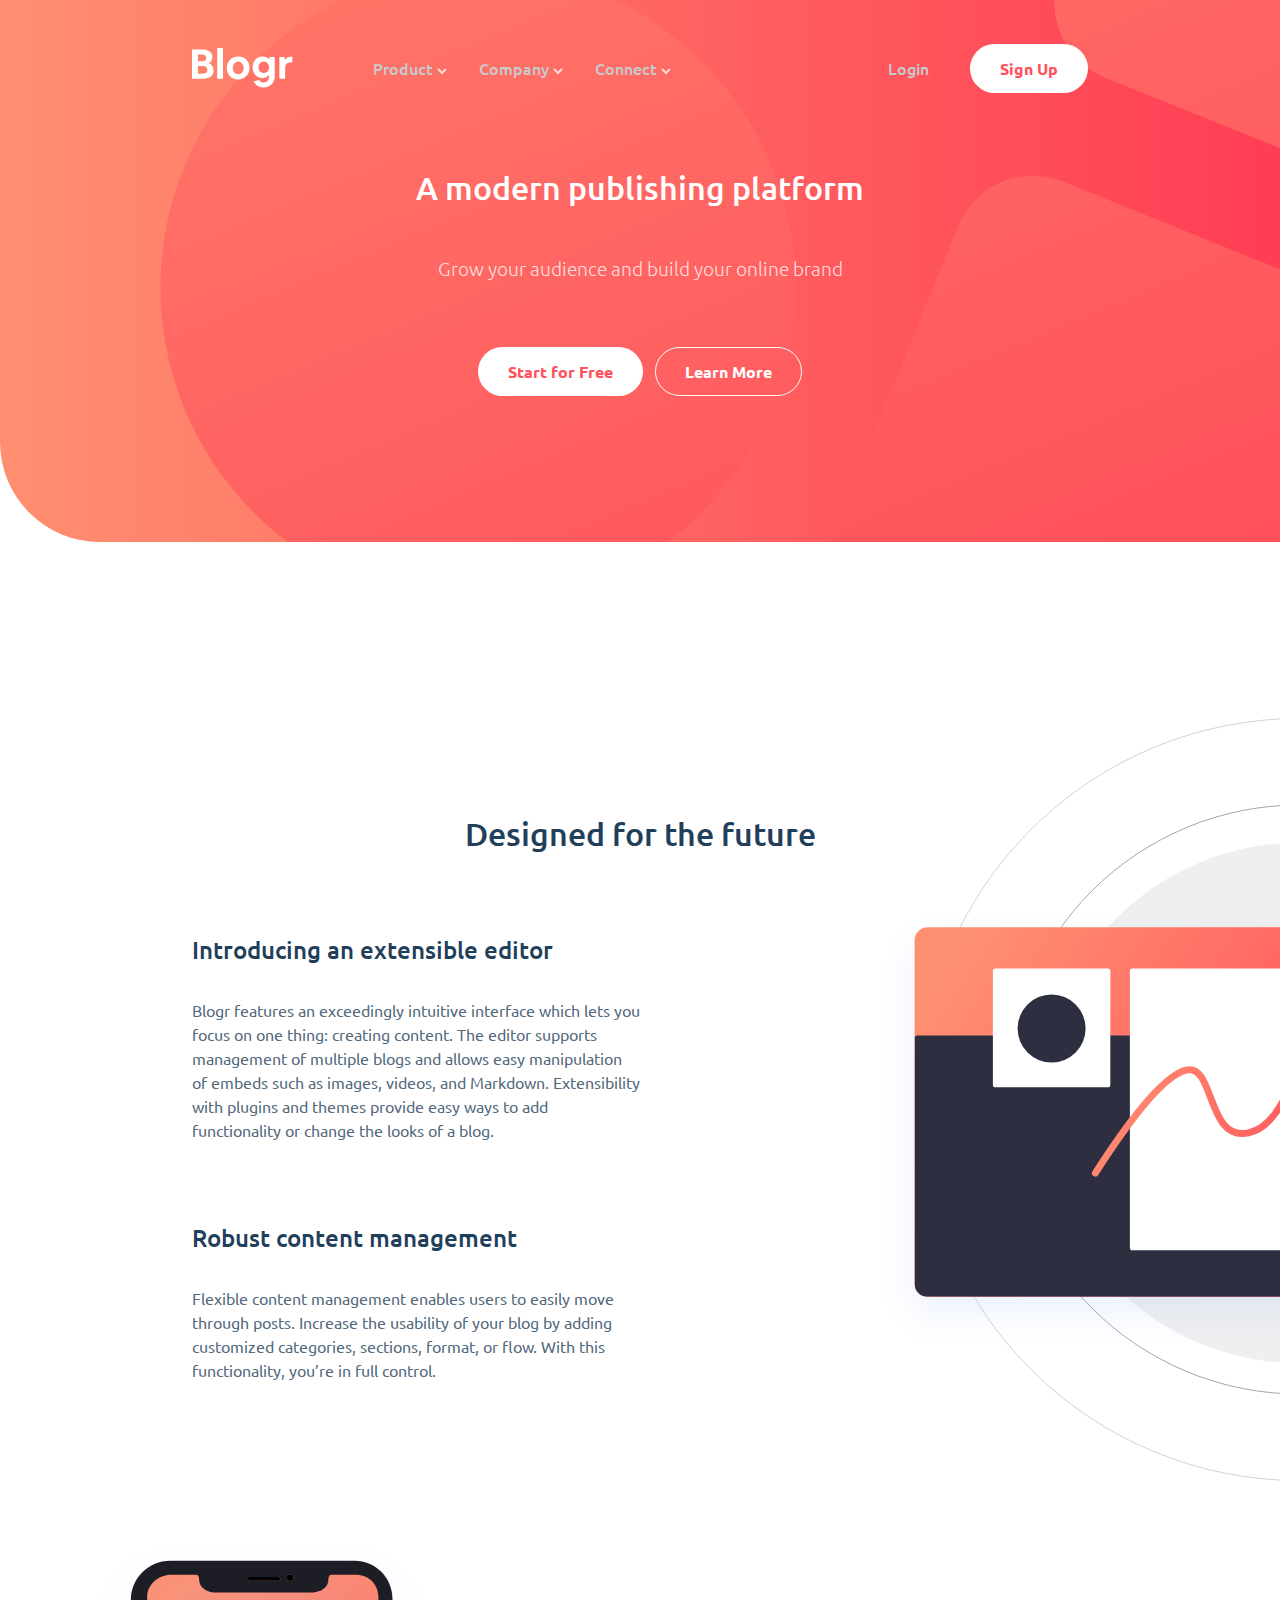
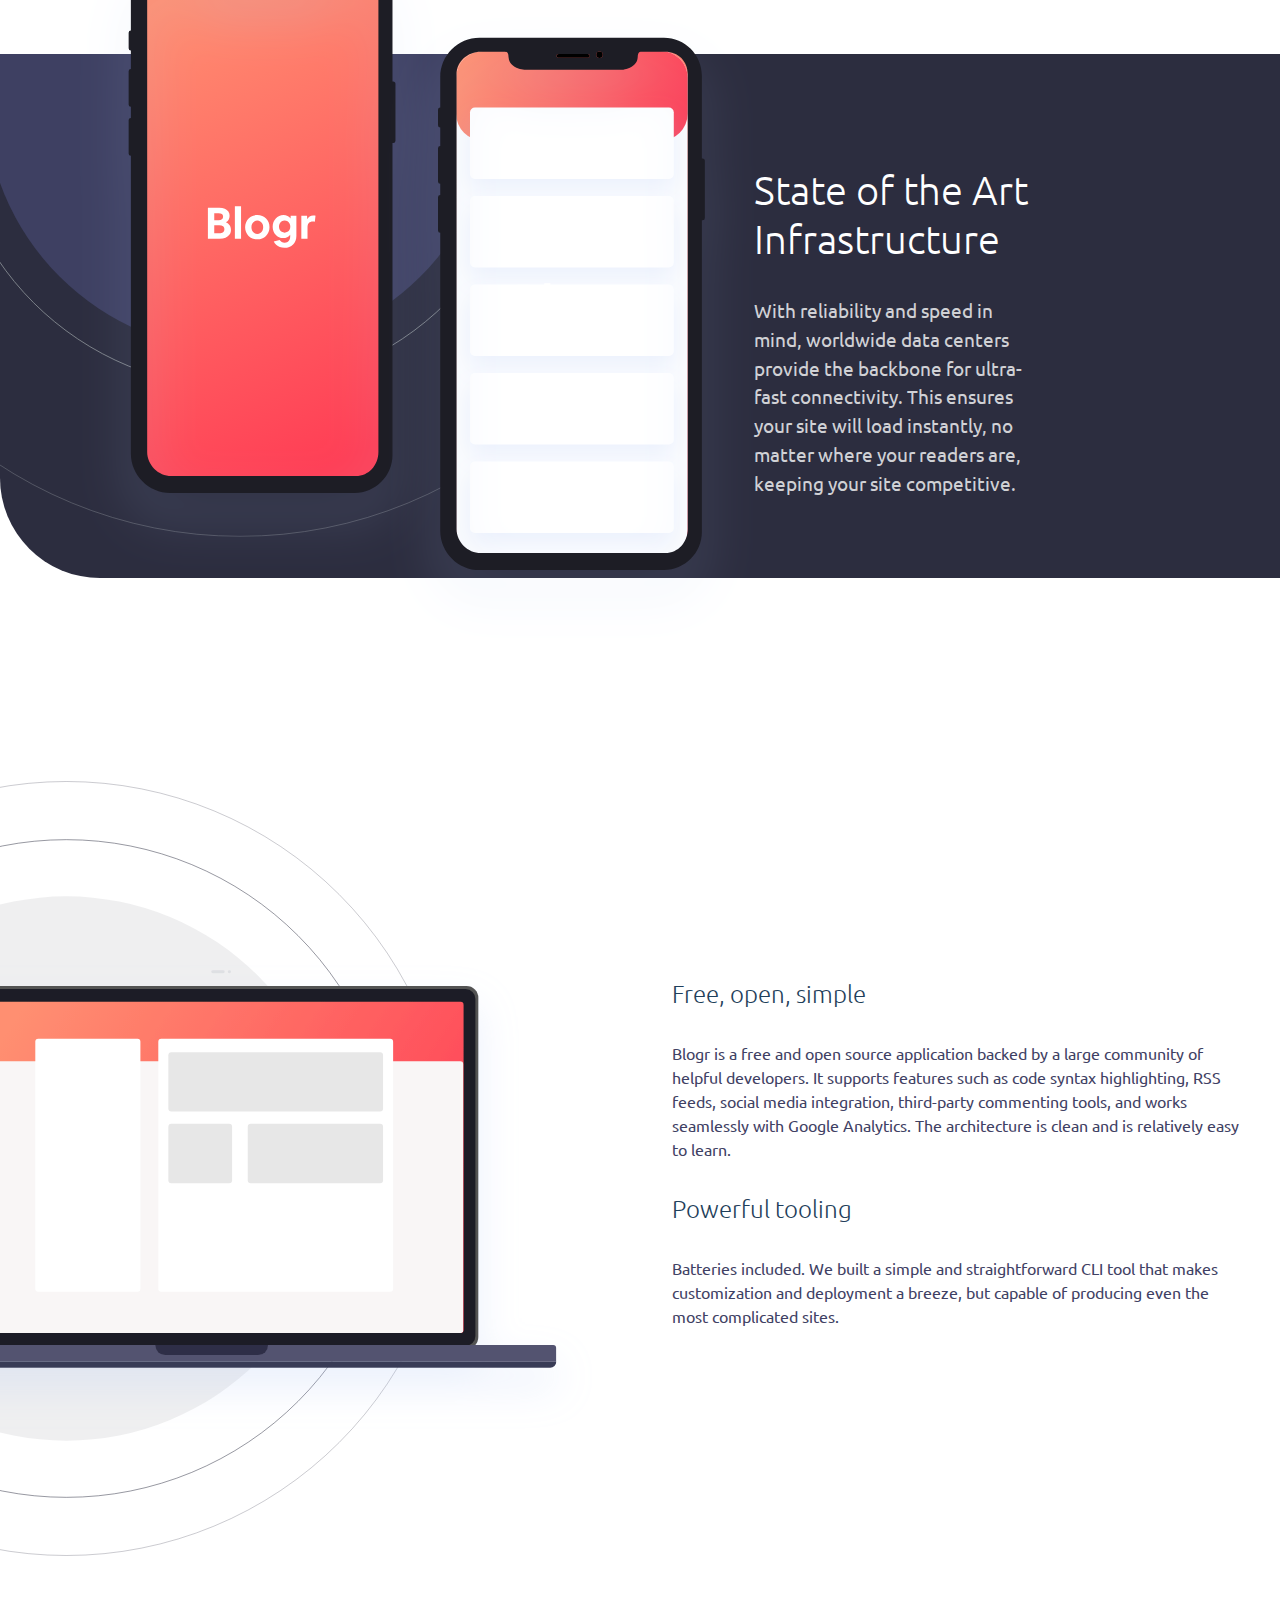
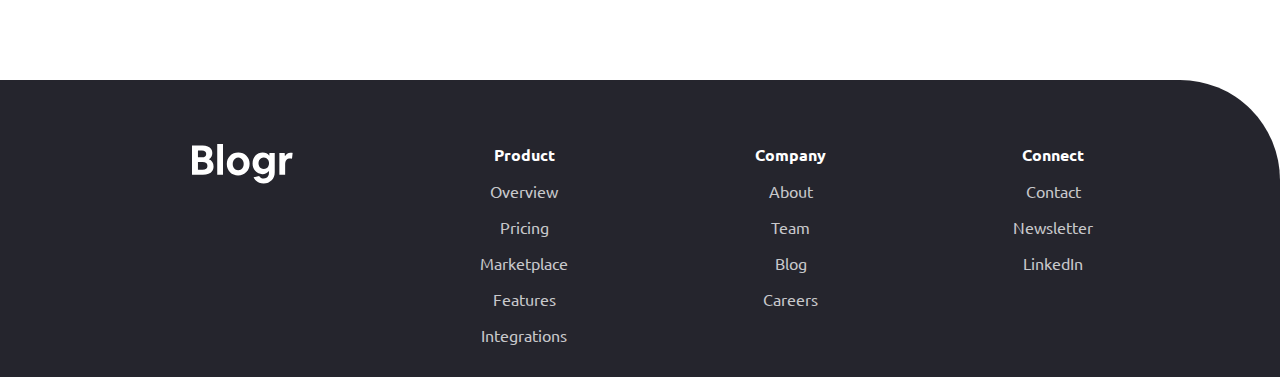
<file: blogr-landing-page-main/index.html>
<!DOCTYPE html>
<html lang="en">

<head>
  <meta charset="UTF-8">
  <meta name="viewport" content="width=device-width, initial-scale=1.0">
  <link rel="icon" type="image/png" sizes="32x32" href="./images/favicon-32x32.png">
  <title>Frontend Mentor | [Blogr]</title>
  <link rel="preconnect" href="https://fonts.gstatic.com">
  <link
    href="https://fonts.googleapis.com/css2?family=Overpass:wght@300;600&family=Ubuntu:wght@400;500;700&display=swap"
    rel="stylesheet">
  <link rel="stylesheet" href="./styles/style.css">
</head>

<body>
  <header class="intro">
    <div class="intro__nav">
      <img src="./images/logo.svg" alt="Logo" class="intro__logo">
      <div class="menu">
        <nav class="nav">
          <ul class="nav__list">
            <li class="nav__item"><a href="#" class="nav__link">Product <img class="nav__arrow"
                  src="./images/icon-arrow-light.svg" alt=""><img src="./images/icon-arrow-dark.svg" alt=""
                  class="nav__arrow_dark"></a>
              <div class="dropdown-container">
                <a href="" class="dropdown-container__link">Overview</a>
                <a href="" class="dropdown-container__link">Pricing</a>
                <a href="" class="dropdown-container__link">Marketplace</a>
                <a href="" class="dropdown-container__link">Features</a>
                <a href="" class="dropdown-container__link">Integrations</a>
              </div>
            </li>
            <li class="nav__item"><a href="#" class="nav__link">Company <img class="nav__arrow"
                  src="./images/icon-arrow-light.svg" alt=""><img src="./images/icon-arrow-dark.svg" alt=""
                  class="nav__arrow_dark"></a>
              <div class="dropdown-container">
                <a href="" class="dropdown-container__link">About</a>
                <a href="" class="dropdown-container__link">Team</a>
                <a href="" class="dropdown-container__link">Blog</a>
                <a href="" class="dropdown-container__link">Careers</a>
              </div>
            </li>
            <li class="nav__item"><a href="#" class="nav__link">Connect <img class="nav__arrow"
                  src="./images/icon-arrow-light.svg" alt=""><img src="./images/icon-arrow-dark.svg" alt=""
                  class="nav__arrow_dark"></a>
              <div class="dropdown-container">
                <a href="" class="dropdown-container__link">Contact</a>
                <a href="" class="dropdown-container__link">Newsletter</a>
                <a href="" class="dropdown-container__link">LinkedIn</a>
              </div>
            </li>
          </ul>
        </nav>

        <div class="intro__btns">
          <a href="#" class="btn btn_login">Login</a>
          <a href="#" class="btn btn_btn-white">Sign Up</a>
        </div>
      </div>
      <div class="burger" tabindex="1">
        <svg class="burger__icon" width="32" height="18" xmlns="http://www.w3.org/2000/svg">
          <g fill="#FFF" fill-rule="evenodd">
            <path d="M0 0h32v2H0zM0 8h32v2H0zM0 16h32v2H0z" />
          </g>
        </svg>
        <svg class="burger__icon_close" width="26" height="26" xmlns="http://www.w3.org/2000/svg">
          <path
            d="M23.607.98l1.414 1.413L14.414 13l10.607 10.607-1.414 1.414L13 14.414 2.393 25.021.98 23.607 11.586 13 .98 2.393 2.393.98 13 11.586 23.607.98z"
            fill="#FFF" fill-rule="evenodd" />
        </svg>
      </div>
    </div>
    <div class="info">
      <h2 class="info__heading2">A modern publishing platform</h2>
      <h3 class="info__heading3">Grow your audience and build your online brand</h3>
      <div class="info__btns">
        <a href="" class="btn btn_btn-white">Start for Free</a>
        <a href="" class="btn btn_transparent">Learn More</a>
      </div>
    </div>
  </header>
  <section class="about">
    <h2 class="about__heading2">Designed for the future</h2>
    <div class="about__block">
      <div class="about__image"></div>
      <div class="about__text">
        <div class="text">
          <h3 class="about__heading3">Introducing an extensible editor</h3>
          <p class="about__paragraph">Blogr features an exceedingly intuitive interface which lets you focus on one
            thing:
            creating content.
            The editor supports management of multiple blogs and allows easy manipulation of embeds such as images,
            videos, and Markdown. Extensibility with plugins and themes provide easy ways to add functionality or
            change the looks of a blog.</p>
        </div>
        <div class="text">
          <h3 class="about__heading3">Robust content management</h3>
          <p class="about__paragraph">Flexible content management enables users to easily move through posts. Increase
            the
            usability of your blog
            by adding customized categories, sections, format, or flow. With this functionality, you’re in full control.
          </p>
        </div>
      </div>
    </div>
  </section>
  <section class="speed">
    <img src="./images/illustration-phones.svg" alt="" class="speed__image">
    <div class="speed__text">
      <h3 class="speed__heading3">State of the Art Infrastructure</h3>
      <p class="speed__paragraph">With reliability and speed in mind, worldwide data centers provide the backbone for
        ultra-fast connectivity.
        This ensures your site will load instantly, no matter where your readers are, keeping your site competitive.</p>
    </div>
  </section>
  <section class="features">
    <div class="features__image">
    </div>
    <div class="features__container">
      <div class="features__text">
        <h3 class="features__heading3">Free, open, simple</h3>
        <p class="features__paragraph">Blogr is a free and open source application backed by a large community of
          helpful
          developers. It supports
          features such as code syntax highlighting, RSS feeds, social media integration, third-party commenting tools,
          and works seamlessly with Google Analytics. The architecture is clean and is relatively easy to learn.</p>
      </div>
      <div class="features__text">
        <h3 class="features__heading3">Powerful tooling</h3>
        <p class="features__paragraph">Batteries included. We built a simple and straightforward CLI tool that makes
          customization and deployment a breeze,
          but
          capable of producing even the most complicated sites.</p>
      </div>
    </div>
  </section>
  <footer class="footer">
    <div class="footer__logo">
      <img src="./images/logo.svg" alt="logo">
    </div>
    <div class="footer__nav">
      <div class="footer__links-container">
        <h4 class="footer__heading4">Product</h4>
        <ul class="footer__list">
          <li class="footer__item"><a href="#" class="footer__link">Overview</a></li>
          <li class="footer__item"><a href="#" class="footer__link">Pricing</a></li>
          <li class="footer__item"><a href="#" class="footer__link">Marketplace</a></li>
          <li class="footer__item"><a href="#" class="footer__link">Features</a></li>
          <li class="footer__item"><a href="#" class="footer__link">Integrations</a></li>
        </ul>
      </div>
      <div class="footer__links-container">
        <h4 class="footer__heading4">Company</h4>
        <ul class="footer__list">
          <li class="footer__item"><a href="#" class="footer__link">About</a></li>
          <li class="footer__item"><a href="#" class="footer__link">Team</a></li>
          <li class="footer__item"><a href="#" class="footer__link">Blog</a></li>
          <li class="footer__item"><a href="#" class="footer__link">Careers</a></li>
        </ul>
      </div>
      <div class="footer__links-container">
        <h4 class="footer__heading4">Connect</h4>
        <ul class="footer__list">
          <li class="footer__item"><a href="#" class="footer__link">Contact</a></li>
          <li class="footer__item"><a href="#" class="footer__link">Newsletter</a></li>
          <li class="footer__item"><a href="#" class="footer__link">LinkedIn</a></li>
        </ul>
      </div>
    </div>
  </footer>

  <script src="./app.js"></script>
</body>

</html>
</file>
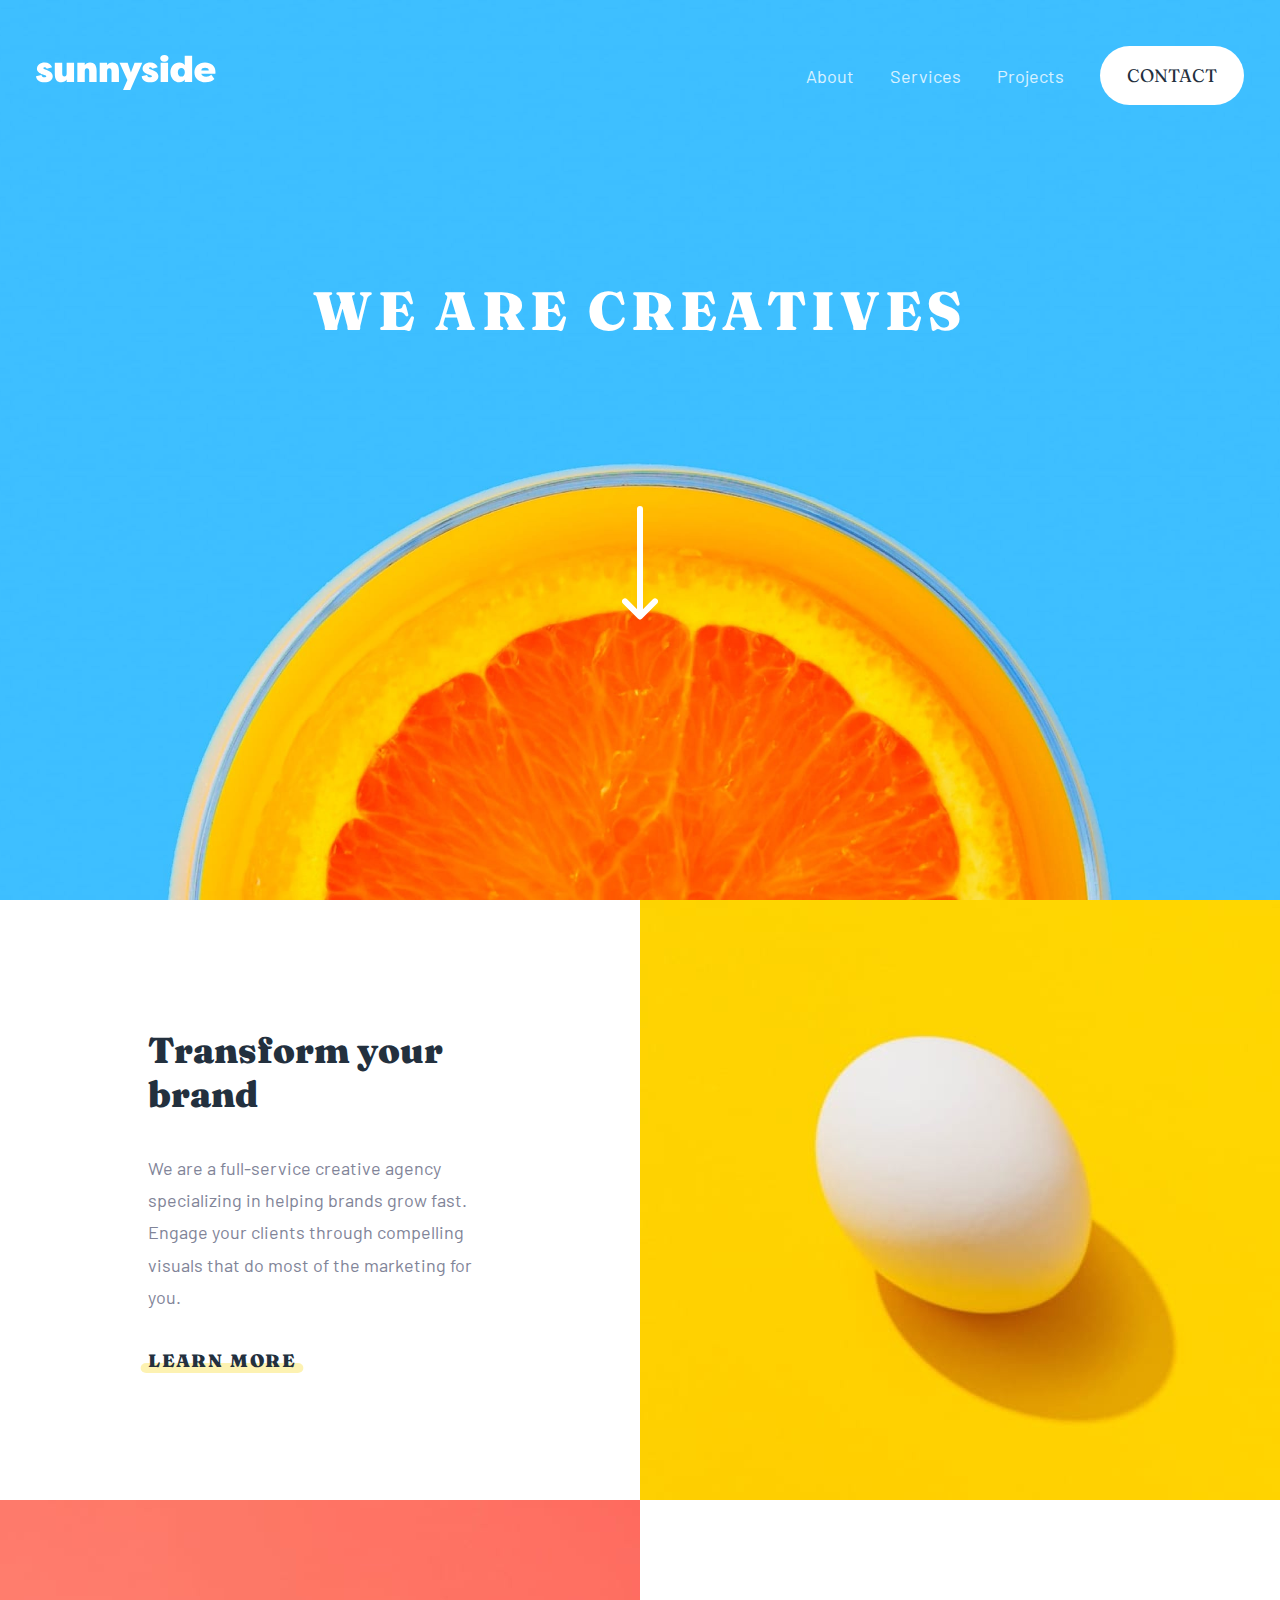
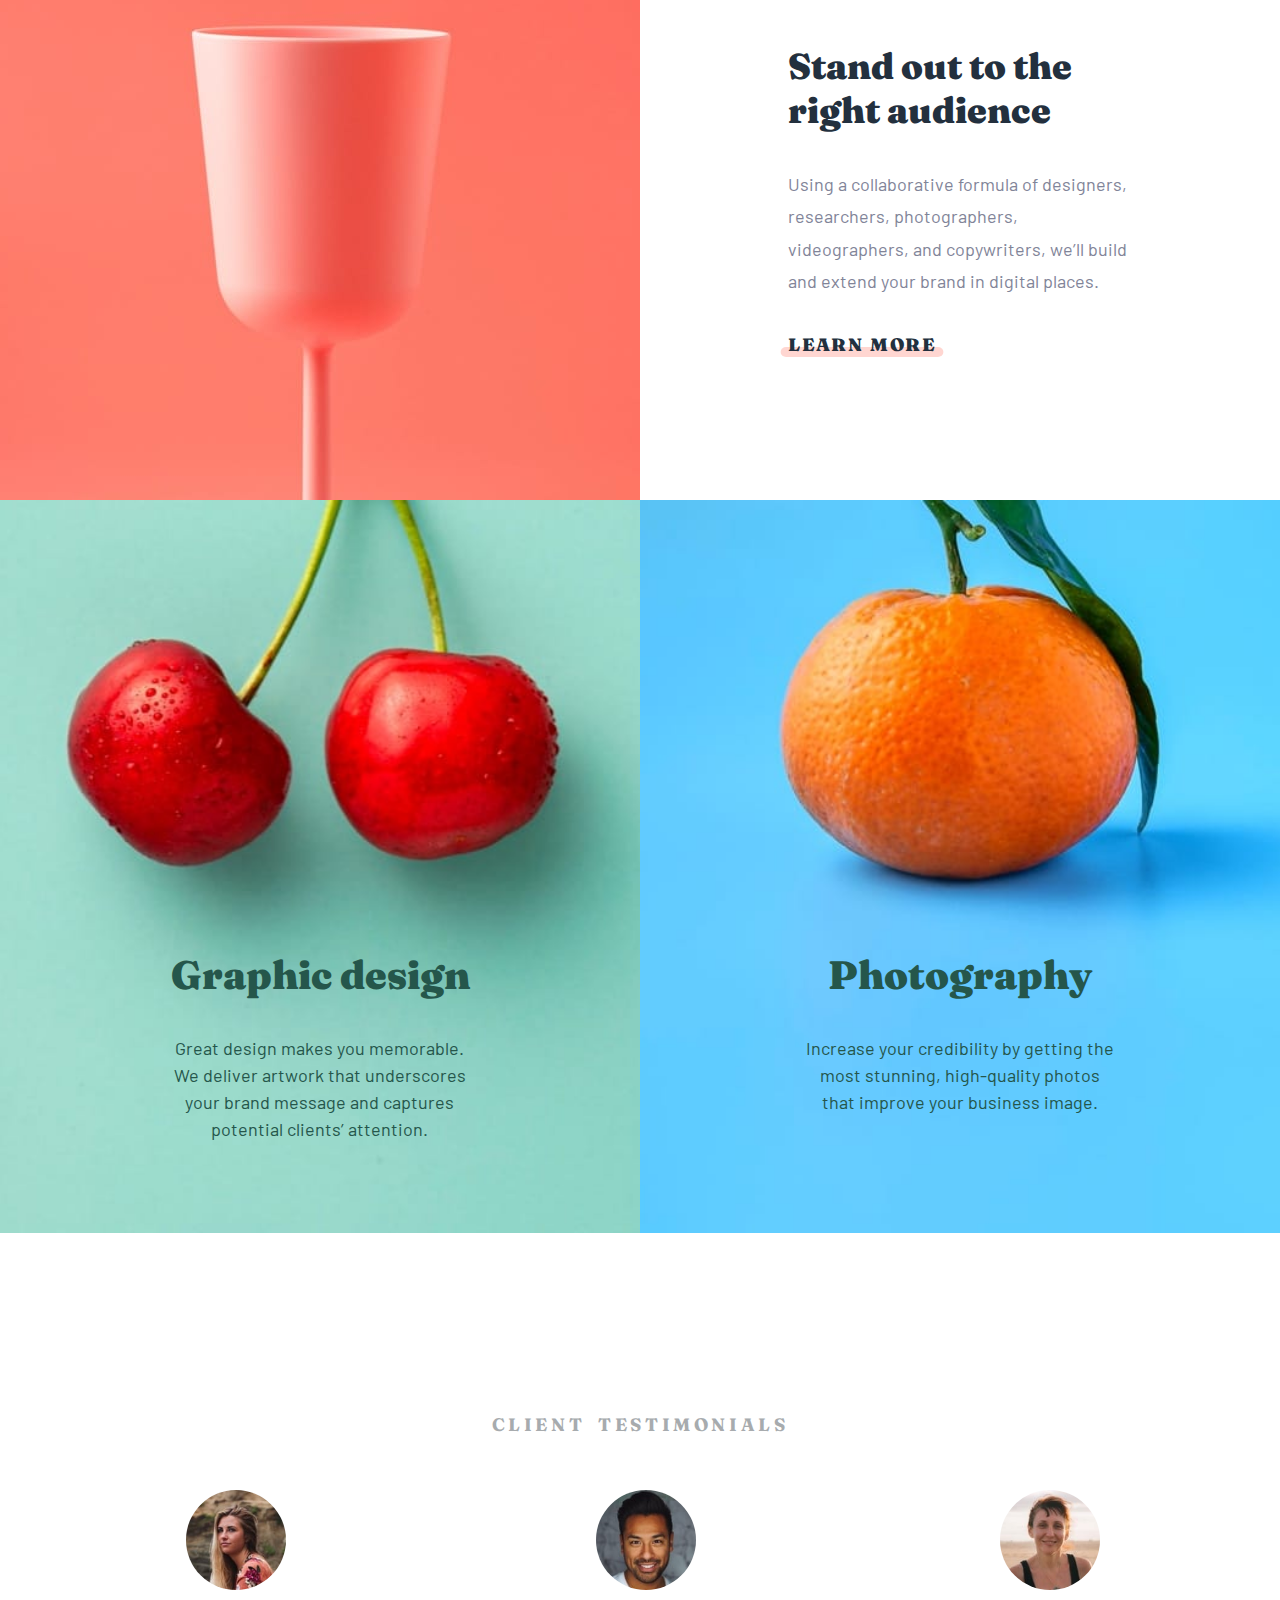
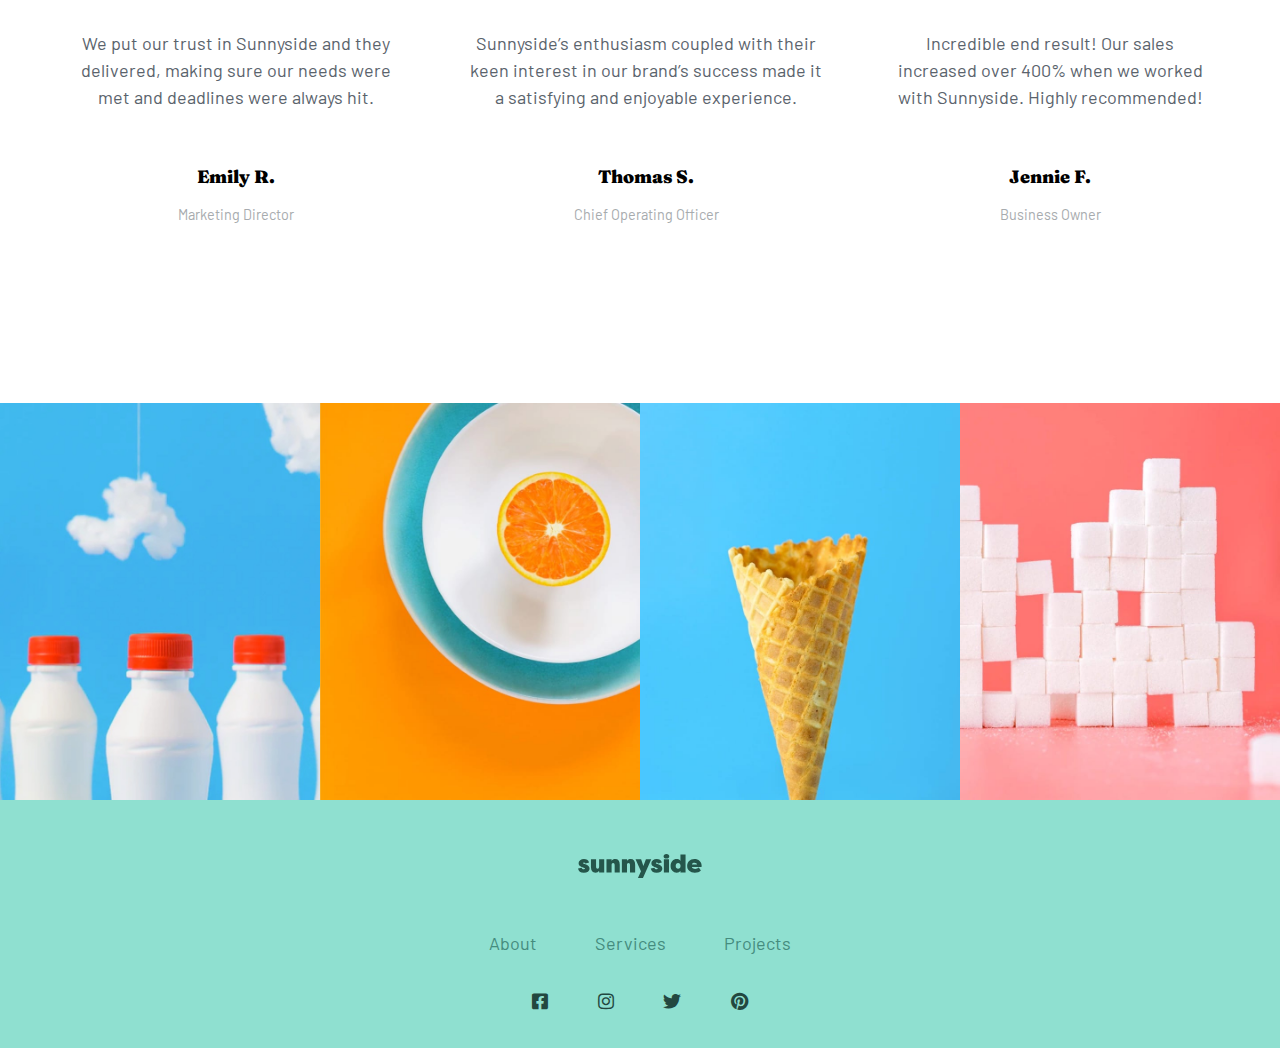
<file: sunnyside/index.html>
<!DOCTYPE html>
<html lang="en">

<head>
  <meta charset="UTF-8">
  <meta name="viewport" content="width=device-width, initial-scale=1.0">
  <link rel="icon" type="image/png" sizes="32x32" href="./images/favicon-32x32.png">
  <link rel="stylesheet" href="https://cdnjs.cloudflare.com/ajax/libs/font-awesome/5.15.3/css/all.min.css">
  <link rel="preconnect" href="https://fonts.gstatic.com">
  <link href="https://fonts.googleapis.com/css2?family=Barlow:wght@600&family=Fraunces:wght@700;900&display=swap"
    rel="stylesheet">
  <link rel="stylesheet" href="./styles/style.css">
  <title>Frontend Mentor | Sunnyside agency landing page</title>
</head>

<body>
  <div class="wrapper">
    <header class="header block-padding">
      <div class="header__top">
        <h1 class="logo">
          <img src="./images/logo.svg" alt="Sunnyside logo" class="logo__image">
        </h1>
        <nav class="links">
          <ul class="links__list">
            <li class="links__item"><a href="" class="links__link">About</a></li>
            <li class="links__item"><a href="" class="links__link">Services</a></li>
            <li class="links__item"><a href="" class="links__link">Projects</a></li>
            <li class="links__item"><a href="" class="links__btn">Contact</a></li>
          </ul>
        </nav>
        <svg width="24" height="18" xmlns="http://www.w3.org/2000/svg" class="burger-menu">
          <path d="M24 16v2H0v-2h24zm0-8v2H0V8h24zm0-8v2H0V0h24z" fill="#FFF" fill-rule="evenodd" /
            class="burger-menu__stripes">
        </svg>
      </div>
      <section class="hero">
        <h2 class="hero__heading">We are creatives</h2>
        <img src="./images/icon-arrow-down.svg" alt="" class="hero__arrow-down">
      </section>
    </header>
    <section class="grid">
      <div class="grid__image grid__image-transform"></div>
      <div class="grid__card block-padding grid__card-transform">
        <h3 class="grid__heading">Transform your brand</h3>
        <p class="grid__paragraph">We are a full-service creative agency specializing in helping brands grow fast.
          Engage your clients through compelling visuals that do most of the marketing for you.</p>
        <a href="#" class="grid__link grid__link-transform">Learn more</a>
      </div>
      <div class="grid__image grid__image-stand-out"></div>
      <div class="grid__card block-padding grid__card-stand-out">
        <h3 class="grid__heading">Stand out to the right audience</h3>
        <p class="grid__paragraph">Using a collaborative formula of designers, researchers, photographers,
          videographers, and copywriters, we’ll build
          and extend your brand in digital places.</p>
        <a href="#" class="grid__link grid__link-stand-out">Learn more</a>
      </div>

    </section>
    <section class="features">
      <div class="features__block features__block_design block-padding">
        <h2 class="features__heading">Graphic design</h2>
        <p class="features__text">Great design makes you memorable. We deliver artwork that underscores your brand
          message and captures potential
          clients’ attention.</p>
      </div>
      <div class="features__block features__block_photography block-padding">
        <h2 class="features__heading">Photography</h2>
        <p class="features__text">Increase your credibility by getting the most stunning, high-quality photos that
          improve your business image.</p>
      </div>
    </section>
    <section class="testimonials">
      <h2 class="testimonials__heading">Client testimonials</h2>
      <div class="testimonials__container">
        <div class="card block-padding">
          <div class="card__photo">
            <img src="./images/image-emily.jpg" alt="Long haired woman looking to the left.">
          </div>
          <p class="card__review">We put our trust in Sunnyside and they delivered, making sure our needs were met and
            deadlines were always hit.</p>
          <h4 class="card__name">Emily R.</h4>
          <p class="card__occupation">Marketing Director</p>
        </div>
        <div class="card block-padding">
          <div class="card__photo">
            <img src="./images/image-thomas.jpg" alt="Smiling man.">
          </div>
          <p class="card__review">Sunnyside’s enthusiasm coupled with their keen interest in our brand’s success made it
            a satisfying and enjoyable
            experience.</p>
          <h4 class="card__name">Thomas S.</h4>
          <p class="card__occupation">Chief Operating Officer</p>
        </div>
        <div class="card block-padding">
          <div class="card__photo">
            <img src="./images/image-jennie.jpg" alt="Short haired woman.">
          </div>
          <p class="card__review">Incredible end result! Our sales increased over 400% when we worked with Sunnyside.
            Highly recommended!</p>
          <h4 class="card__name">Jennie F.</h4>
          <p class="card__occupation">Business Owner</p>
        </div>
      </div>
    </section>
    <section class="gallery">
      <img src="./images/mobile/image-gallery-milkbottles.jpg" alt="3 milk bottles." class="gallery__img-mobile">
      <img src="./images/desktop/image-gallery-milkbottles.jpg" alt="3 milk bottles." class="gallery__img-desktop">
      <img src="./images/mobile/image-gallery-orange.jpg" alt="Sliced orange." class="gallery__img-mobile">
      <img src="./images/desktop/image-gallery-orange.jpg" alt="Sliced orange." class="gallery__img-desktop">
      <img src="./images/mobile/image-gallery-cone.jpg" alt="Icecream cone." class="gallery__img-mobile">
      <img src="./images/desktop/image-gallery-cone.jpg" alt="Icecream cone." class="gallery__img-desktop">
      <img src="./images/mobile/image-gallery-sugar-cubes.jpg" alt="Sugar cubes." class="gallery__img-mobile">
      <img src="./images/desktop/image-gallery-sugarcubes.jpg" alt="Sugar cubes." class="gallery__img-desktop">
    </section>
    <footer class="footer">
      <svg class="footer__logo" width="124" height="24" xmlns="http://www.w3.org/2000/svg">
        <path
          d="M5.857 18.708c1.638 0 2.995-.36 4.07-1.08 1.075-.721 1.613-1.769 1.613-3.144-.083-1.855-1.464-3.246-4.144-4.173l-1.44-.597c-.314-.1-.538-.198-.67-.298a.45.45 0 01-.198-.373c0-.414.273-.62.819-.62.678 0 1.182.347 1.513 1.043l3.698-1.044c-.893-2.22-2.614-3.329-5.162-3.329-1.522 0-2.788.398-3.797 1.193C1.15 7.08.645 8.116.645 9.39c0 .398.058.766.174 1.106.116.34.29.638.521.894.232.257.455.48.67.671.215.19.488.369.82.534.33.166.582.286.756.36.174.075.41.162.707.261l.422.15 1.49.546c.363.133.6.244.707.335a.449.449 0 01.16.36c0 .431-.404.647-1.215.647-1.191 0-1.903-.53-2.134-1.59L0 14.509c.463 2.8 2.416 4.2 5.857 4.2zm11.636 0c1.638 0 2.845-.63 3.623-1.888v1.615h5.112V5.366h-5.112v7.156c0 1.474-.505 2.21-1.514 2.21-1.026 0-1.539-.736-1.539-2.21V5.366h-5.112v7.653c0 3.793 1.514 5.69 4.542 5.69zm16.103-.273V11.28c0-1.475.504-2.212 1.513-2.212 1.026 0 1.54.737 1.54 2.212v7.155h5.111v-7.652c0-3.793-1.513-5.69-4.541-5.69-1.638 0-2.846.63-3.623 1.888V5.366h-5.113v13.069h5.113zm15.383 0V11.28c0-1.475.504-2.212 1.514-2.212 1.025 0 1.538.737 1.538 2.212v7.155h5.113v-7.652c0-3.793-1.514-5.69-4.542-5.69-1.638 0-2.846.63-3.623 1.888V5.366h-5.113v13.069h5.113zM64.958 24l8.289-18.634H67.91l-2.532 6.684-2.258-6.684h-5.584l5.435 11.802L59.944 24h5.014zm13.67-5.292c1.638 0 2.995-.36 4.07-1.08 1.076-.721 1.614-1.769 1.614-3.144-.083-1.855-1.465-3.246-4.145-4.173l-1.44-.597c-.314-.1-.537-.198-.67-.298a.45.45 0 01-.198-.373c0-.414.273-.62.819-.62.678 0 1.183.347 1.514 1.043l3.698-1.044c-.894-2.22-2.614-3.329-5.162-3.329-1.522 0-2.788.398-3.797 1.193-1.01.795-1.514 1.83-1.514 3.105 0 .398.058.766.173 1.106.116.34.29.638.522.894.231.257.455.48.67.671.215.19.488.369.819.534.33.166.583.286.757.36.173.075.41.162.707.261l.422.15 1.489.546c.364.133.6.244.707.335a.449.449 0 01.161.36c0 .431-.405.647-1.216.647-1.19 0-1.902-.53-2.134-1.59l-3.723.844c.464 2.8 2.416 4.2 5.857 4.2zm9.8-14.137c.91 0 1.613-.215 2.11-.646.495-.43.744-.977.744-1.64 0-.678-.24-1.23-.72-1.651C90.082.21 89.371 0 88.428 0c-.943 0-1.655.211-2.135.634-.48.422-.72.973-.72 1.652 0 .662.249 1.209.745 1.64.497.43 1.2.645 2.11.645zm2.556 13.864V5.366H85.87v13.069h5.113zm7.74.273c1.737 0 2.977-.63 3.722-1.888v1.615h5.112V.472h-5.112v6.534c-.745-1.275-1.985-1.913-3.723-1.913-1.753 0-3.214.642-4.38 1.926-1.166 1.283-1.75 2.91-1.75 4.882 0 1.97.584 3.598 1.75 4.882 1.166 1.283 2.627 1.925 4.38 1.925zm1.39-3.9c-.729 0-1.312-.274-1.75-.82-.439-.547-.658-1.243-.658-2.087 0-.845.215-1.54.645-2.087.447-.547 1.034-.82 1.762-.82s1.311.273 1.75.82c.438.546.657 1.242.657 2.087 0 .844-.219 1.54-.657 2.087-.439.546-1.022.82-1.75.82zm16.698 3.9c2.597 0 4.624-.754 6.08-2.26l-2.11-2.833c-1.042.845-2.217 1.267-3.524 1.267-.992 0-1.799-.224-2.42-.67-.62-.448-.93-.879-.93-1.293h9.604c.083-.298.124-.687.124-1.167 0-2.054-.674-3.677-2.022-4.87-1.349-1.193-3.073-1.789-5.175-1.789-2.25 0-4.028.671-5.335 2.013-1.307 1.341-1.961 2.956-1.961 4.844 0 1.938.69 3.549 2.072 4.833 1.382 1.283 3.247 1.925 5.597 1.925zm2.208-8.149h-5.112c.033-.613.298-1.08.794-1.404.496-.323 1.084-.484 1.762-.484.678 0 1.266.165 1.762.497.497.331.761.795.794 1.391z"
          fill="hsl(167, 40%, 24%)" fill-rule="nonzero" />
      </svg>
      <nav class="footer__nav">
        <a href="#" class="footer__link">About</a>
        <a href="#" class="footer__link">Services</a>
        <a href="#" class="footer__link">Projects</a>
      </nav>
      <div class="socials">
        <a class="socials__link" href="#"><i class="fab fa-facebook-square"></i></i></a>
        <a class="socials__link" href="#"><i class="fab fa-instagram"></i></a>
        <a class="socials__link" href="#"><i class="fab fa-twitter"></i></a>
        <a class="socials__link" href="#"><i class="fab fa-pinterest"></i></a>
      </div>
    </footer>
  </div>
  <script src="./app.js"></script>
</body>

</html>
</file>
<file: blogr-landing-page-main/styles/style.css>
*,*::after,*::before{margin:0;padding:0;-webkit-box-sizing:border-box;box-sizing:border-box}a{text-decoration:none}:root{font-family:"Ubuntu",sans-serif}.intro{background:url("../images/bg-pattern-intro.svg") no-repeat 35% 35%/300%,-webkit-gradient(linear, left top, right top, from(#ff8f70), to(#ff3d54));background:url("../images/bg-pattern-intro.svg") no-repeat 35% 35%/300%,linear-gradient(to right, #ff8f70, #ff3d54);border-bottom-left-radius:100px}.intro__nav{margin-bottom:5rem;display:-webkit-box;display:-ms-flexbox;display:flex;-webkit-box-align:center;-ms-flex-align:center;align-items:center;padding-top:3rem;-webkit-box-pack:justify;-ms-flex-pack:justify;justify-content:space-between;position:relative}.intro__logo{margin-left:2rem}.nav__list{list-style-type:none;display:-webkit-box;display:-ms-flexbox;display:flex;-webkit-box-pack:justify;-ms-flex-pack:justify;justify-content:space-between;margin-left:5rem}.nav__list_active{-webkit-box-orient:vertical;-webkit-box-direction:normal;-ms-flex-direction:column;flex-direction:column;margin-left:0}.nav__item{position:relative}.nav__item:not(:first-of-type){margin-left:2rem}.nav__link{color:#c8c8cb;font-weight:500;position:relative}.nav__link:hover,.nav__link:focus,.nav__link_active{color:#fff;-webkit-text-decoration:underline 2px;text-decoration:underline 2px;text-underline-position:under}.nav__arrow{-webkit-transition:-webkit-transform 0.5s;transition:-webkit-transform 0.5s;transition:transform 0.5s;transition:transform 0.5s, -webkit-transform 0.5s;display:none}.nav__arrow_dark{-webkit-transition:-webkit-transform 0.5s;transition:-webkit-transform 0.5s;transition:transform 0.5s;transition:transform 0.5s, -webkit-transform 0.5s}.nav__arrow_dark_active{-webkit-transform:rotateZ(180deg);transform:rotateZ(180deg)}.nav__arrow_active{-webkit-transform:rotateZ(180deg);transform:rotateZ(180deg)}.dropdown-container{display:none;background-color:#fff;border-radius:5px;padding:1.5rem 3rem 1.5rem 1rem;margin-top:1.5rem;-webkit-transform:translateX(-10%);transform:translateX(-10%);width:10rem}.dropdown-container__link{display:block;color:#1f3f5b;font-family:"Ubuntu",sans-serif;font-weight:400}.dropdown-container__link:hover{font-weight:600}.dropdown-container__link:not(:first-of-type){margin-top:1rem}.dropdown-container_active{display:block;position:absolute}.btn{border-radius:30px;padding:1rem 1.7rem;border:1px solid #000}.btn:nth-child(odd){margin-right:0.5rem}.btn_login{border-color:transparent;color:#c8c8cb;-webkit-transition:0.5s;transition:0.5s;font-weight:500}.btn_login:hover{color:#fff}.btn_btn-white{background-color:#fff;color:#ff525d;font-weight:700;border-color:transparent;-webkit-transition:background-color 0.5s, color 0.5s;transition:background-color 0.5s, color 0.5s}.btn_btn-white:hover{background-color:#ff7a85;color:#fff}.btn_transparent{background-color:transparent;color:#fff;border-color:#fff;font-weight:700}.btn_transparent:hover,.btn_transparent:focus{background-color:#fff;border-color:#ff525d;color:#ff525d}.menu{display:none}.menu_active{display:-webkit-box;display:-ms-flexbox;display:flex;position:fixed;z-index:100;top:7rem;left:2rem;right:2rem;-webkit-box-orient:vertical;-webkit-box-direction:normal;-ms-flex-direction:column;flex-direction:column;-webkit-box-pack:justify;-ms-flex-pack:justify;justify-content:space-between;background-color:#fff;padding:1.5rem 1rem;border-radius:5px;-webkit-box-align:center;-ms-flex-align:center;align-items:center;-webkit-box-shadow:0 5px 20px rgba(0,0,0,0.9);box-shadow:0 5px 20px rgba(0,0,0,0.9)}.menu_active body{background-color:#000}.menu_active .intro__btns{border-top:1px solid #c8c8cb;width:100%;display:-webkit-box;display:-ms-flexbox;display:flex;-webkit-box-align:center;-ms-flex-align:center;align-items:center;-webkit-box-orient:vertical;-webkit-box-direction:normal;-ms-flex-direction:column;flex-direction:column;padding-top:2rem}.menu_active .btn{display:block}.menu_active .btn_login{color:#1f3f5b;margin-right:0}.menu_active .btn_login:hover,.menu_active .btn_login:focus{-webkit-text-decoration:2px underline;text-decoration:2px underline;text-underline-position:under}.menu_active .btn_btn-white{background:-webkit-gradient(linear, left top, right top, from(#ff8f70), to(#ff3d54));background:linear-gradient(to right, #ff8f70, #ff3d54);color:#fff}.menu_active .btn_btn-white:hover,.menu_active .btn_btn-white:focus{border-color:#ff525d;background:#fff;color:#ff525d}.menu_active .nav{width:100%;text-align:center}.menu_active .nav__item:not(:first-of-type){margin-left:0}.menu_active .nav__item{margin-bottom:2rem}.menu_active .nav__link{color:#2c2d3f}.menu_active .nav__link:hover,.menu_active .nav__link:focus{text-decoration:none;color:#3f4164}.menu_active .dropdown-container__link{font-weight:500;display:inline;color:#3f4164}.menu_active .dropdown-container__link:hover{font-weight:700}.menu_active .dropdown-container__link:focus{font-weight:700;color:#1f3f5b}.menu_active .dropdown-container_active{display:-webkit-box;display:-ms-flexbox;display:flex;-webkit-box-orient:vertical;-webkit-box-direction:normal;-ms-flex-direction:column;flex-direction:column;position:static;padding:2rem;margin:1rem auto;-webkit-transform:translateX(0);transform:translateX(0);width:90%;background-color:rgba(200,200,203,0.5)}.burger{position:fixed;padding:2px;top:3.2rem;right:2rem;z-index:100}.burger__icon_hidden{display:none}.burger__icon_close{display:none}.burger__icon_close_active{display:block}.info{color:#fff;display:-webkit-box;display:-ms-flexbox;display:flex;-webkit-box-orient:vertical;-webkit-box-direction:normal;-ms-flex-direction:column;flex-direction:column;-webkit-box-pack:center;-ms-flex-pack:center;justify-content:center;-webkit-box-align:center;-ms-flex-align:center;align-items:center;text-align:center}.info__heading2{font-size:2rem;font-weight:300;padding:0 1rem}.info__heading3{margin-top:3rem;font-weight:300;padding:0 1rem;color:rgba(255,255,255,0.8)}.info__btns{margin-top:5rem;margin-bottom:10rem;padding:0 1rem}@media screen and (max-width: 23em){.info__btns{display:-webkit-box;display:-ms-flexbox;display:flex;-webkit-box-align:center;-ms-flex-align:center;align-items:center;-webkit-box-orient:vertical;-webkit-box-direction:normal;-ms-flex-direction:column;flex-direction:column}.info__btns .btn_btn-white{margin-bottom:1rem}}.about{text-align:center}.about__heading2,.about__heading3{color:#1f3f5b}.about__heading2{padding-top:5rem;font-weight:500}.about__heading3{margin-top:2rem}.about__paragraph{margin-top:2rem;line-height:2;color:rgba(31,63,91,0.8)}.about__image{margin-top:2rem;background:url("../images/illustration-editor-mobile.svg") no-repeat center/contain;height:22rem}.about__block{display:-webkit-box;display:-ms-flexbox;display:flex;-webkit-box-orient:vertical;-webkit-box-direction:normal;-ms-flex-direction:column;flex-direction:column}.text{margin-left:2rem}.speed{display:-webkit-box;display:-ms-flexbox;display:flex;-webkit-box-orient:vertical;-webkit-box-direction:normal;-ms-flex-direction:column;flex-direction:column;border-bottom-left-radius:100px;background:#2c2d3f url("../images/bg-pattern-circles.svg") no-repeat center -300%/40rem;margin-top:15rem}.speed__image{margin:0 auto;max-width:450px;width:100%;-webkit-transform:translateY(-50%);transform:translateY(-50%)}.speed__text{text-align:center;-webkit-transform:translateY(-50%);transform:translateY(-50%);margin:0 2rem}.speed__heading3{color:#fff;font-size:2.5rem;font-weight:300;margin-top:2rem}.speed__paragraph{color:rgba(255,255,255,0.8);margin-top:2rem;line-height:2}.features{display:-webkit-box;display:-ms-flexbox;display:flex;-webkit-box-orient:vertical;-webkit-box-direction:normal;-ms-flex-direction:column;flex-direction:column}.features__image{margin:1rem 0;height:25rem;background:url("../images/illustration-laptop-mobile.svg") no-repeat center/cover}.features__text{text-align:center;margin:0 2rem}.features__heading3{color:#1f3f5b;font-size:1.5rem;font-weight:300}.features__paragraph{color:#3f4164;margin:2rem 0;line-height:1.5}.footer{background-color:#25252d;border-top-right-radius:100px;display:-webkit-box;display:-ms-flexbox;display:flex;-webkit-box-align:center;-ms-flex-align:center;align-items:center;-webkit-box-orient:vertical;-webkit-box-direction:normal;-ms-flex-direction:column;flex-direction:column}.footer__logo{margin-top:2rem}.footer__list{list-style-type:none}.footer__item{margin-top:1rem;text-align:center}.footer__heading4{text-align:center;color:#fff;margin-top:2rem}.footer__link{color:#c8c8cb}.footer__link:hover,.footer__link:focus{-webkit-text-decoration:underline 2px;text-decoration:underline 2px}.footer__nav{margin-bottom:2rem}@media screen and (min-width: 55.75em){.burger{display:none}.intro{background:url("../images/bg-pattern-intro.svg") no-repeat -20rem -75rem/200%,-webkit-gradient(linear, left top, right top, from(#ff8f70), to(#ff3d54));background:url("../images/bg-pattern-intro.svg") no-repeat -20rem -75rem/200%,linear-gradient(to right, #ff8f70, #ff3d54)}.intro__logo{margin-left:4rem}.intro__btns{margin-right:4rem}.nav__arrow{display:inline}.nav__arrow_dark{display:none}.menu{width:100%;display:-webkit-box;display:-ms-flexbox;display:flex;-webkit-box-pack:justify;-ms-flex-pack:justify;justify-content:space-between}.info__heading2{font-weight:500}.btn{padding:0.8rem 1.8rem}.about{padding:12rem 0;text-align:left;background:url("../images/illustration-editor-desktop.svg") no-repeat 42rem 14rem/40rem}.about__heading2{text-align:center;font-size:2rem}.about__heading3{font-size:1.5rem;font-weight:500;margin-top:5rem}.about__paragraph{padding:0;line-height:1.5}.about__block{-webkit-box-orient:horizontal;-webkit-box-direction:reverse;-ms-flex-direction:row-reverse;flex-direction:row-reverse}.about__text{-webkit-box-flex:1;-ms-flex:1;flex:1}.about__image{-webkit-box-flex:1;-ms-flex:1;flex:1;background:none}.text{margin-left:4rem}.footer{-webkit-box-orient:horizontal;-webkit-box-direction:normal;-ms-flex-direction:row;flex-direction:row;-webkit-box-align:start;-ms-flex-align:start;align-items:flex-start}.footer__logo{margin-top:4rem;margin-left:4rem}.footer__nav{display:-webkit-box;display:-ms-flexbox;display:flex;width:80%;-webkit-box-pack:space-evenly;-ms-flex-pack:space-evenly;justify-content:space-evenly}.footer__heading4{margin-top:4rem}.speed{-webkit-box-orient:horizontal;-webkit-box-direction:normal;-ms-flex-direction:row;flex-direction:row;margin:5rem 0;background:#2c2d3f url("../images/bg-pattern-circles.svg") -12.5rem -25rem/55rem no-repeat}.speed__image{-webkit-transform:translateY(0);transform:translateY(0);-webkit-transform:scale(1.5);transform:scale(1.5);height:100%;margin-left:5rem}.speed__text{-webkit-transform:translateY(0);transform:translateY(0);text-align:left;margin:5rem 15rem 5rem 7rem}.speed__paragraph{line-height:1.5;font-size:1.2rem}.features{-webkit-box-orient:horizontal;-webkit-box-direction:normal;-ms-flex-direction:row;flex-direction:row}.features__image{-webkit-box-flex:1;-ms-flex-positive:1;flex-grow:1;padding:20rem 0;width:100%;height:auto;background:url("../images/illustration-laptop-desktop.svg") -20rem center/60rem no-repeat}.features__image-desktop{display:inline-block;-webkit-transform:translateX(-10%);transform:translateX(-10%)}.features__image-mobile{display:none}.features__container{padding:20rem 0;-webkit-box-flex:1;-ms-flex-positive:1;flex-grow:1;width:100%}.features__text{text-align:left}}@media screen and (min-width: 70.625em){.intro__logo{margin-left:12rem}.intro__btns{margin-right:12rem}.text{margin-left:12rem}.about{background:url(../images/illustration-editor-desktop.svg) no-repeat 55rem 11rem/50rem}.speed__image{margin-left:12rem}.footer__logo{margin-left:12rem}}@media screen and (min-width: 96.875em){.about{background:url("../images/illustration-editor-desktop.svg") no-repeat 105% 11rem/48rem}}
/*# sourceMappingURL=style.css.map */
</file>
<file: sunnyside/styles/style.css>
:root{font-size:1.125rem;font-family:"Barlow", sans-serif}*,*::before,*::after{margin:0;padding:0;-webkit-box-sizing:border-box;box-sizing:border-box}ul{list-style-type:none}a{text-decoration:none}.wrapper{position:relative;margin:0 auto;-webkit-box-shadow:2px 0 30px rgba(0,0,0,0.2),-2px 0 30px rgba(0,0,0,0.2);box-shadow:2px 0 30px rgba(0,0,0,0.2),-2px 0 30px rgba(0,0,0,0.2)}.block-padding{padding-left:1rem;padding-right:1rem}.header{background-image:url("../images/mobile/image-header.jpg");background-repeat:no-repeat;background-size:cover;background-position:center bottom}.header__top{display:-webkit-box;display:-ms-flexbox;display:flex;-webkit-box-align:center;-ms-flex-align:center;align-items:center;-webkit-box-pack:justify;-ms-flex-pack:justify;justify-content:space-between;padding-top:1rem}.links{display:none}.links_active{display:block;background-color:#fff;position:absolute;z-index:100;right:1rem;left:1rem;top:5rem}.links_active::after{content:"";position:absolute;width:0;height:0;border-top:40px solid transparent;border-bottom:40px solid transparent;border-right:40px solid #fff;top:-20px;right:0}.links_active .links__list{padding:2rem 0 3rem 0}.links_active .links__item{text-align:center}.links_active .links__item:not(:last-of-type){margin-bottom:2rem}.links__link{color:#818498}.links__btn{background-color:#fad400;color:#23303e;border-radius:30px;padding:1em 1.5em;text-transform:uppercase;font-family:"Fraunces", serif;font-size:0.8rem}.burger-menu_active .burger-menu__stripes{fill:rgba(255,255,255,0.5)}.hero__heading{text-align:center;font-family:"Fraunces", serif;font-size:2rem;color:#fff;text-transform:uppercase;letter-spacing:0.3rem;margin-top:5rem;font-weight:900;word-wrap:break-word}.hero__arrow-down{display:block;margin:0 auto;margin-top:5rem;-webkit-transform:translateY(-1rem);transform:translateY(-1rem)}.grid{display:-webkit-box;display:-ms-flexbox;display:flex;-webkit-box-orient:vertical;-webkit-box-direction:normal;-ms-flex-direction:column;flex-direction:column}.grid__image{min-height:300px;background-size:cover;background-repeat:no-repeat;background-position:center}.grid__image-transform{background-image:url("../images/mobile/image-transform.jpg")}.grid__image-stand-out{background-image:url("../images/mobile/image-stand-out.jpg")}.grid__card{-webkit-box-flex:1;-ms-flex-positive:1;flex-grow:1;background-color:#fff;color:#23303e;text-align:center}.grid__heading{font-family:"Fraunces", serif;font-size:2rem;font-weight:900;margin-top:3rem}.grid__paragraph{margin-top:2rem;color:#818498}.grid__link{text-transform:uppercase;font-family:"Fraunces", serif;font-weight:900;letter-spacing:0.1em;margin-top:2rem;margin-bottom:3rem;display:inline-block;color:#23303e;position:relative;z-index:0}.grid__link-transform::before{content:"";position:absolute;z-index:-1;opacity:0.3;bottom:-1px;width:100%;padding:5px 0;border-radius:30px;background-color:#fad400;-webkit-transform:scaleX(1.1);transform:scaleX(1.1);-webkit-transition:0.3s;transition:0.3s}.grid__link-stand-out::before{content:"";position:absolute;z-index:-1;opacity:0.3;bottom:-1px;width:100%;padding:5px 0;border-radius:30px;background-color:#fe7867;-webkit-transform:scaleX(1.1);transform:scaleX(1.1);-webkit-transition:0.3s;transition:0.3s}.grid__link-transform:hover::before,.grid__link-stand-out:hover::before{opacity:1}.features__block{text-align:center;background-repeat:no-repeat;background-size:cover;background-position:center top}.features__block_design{background-image:url("../images/mobile/image-graphic-design.jpg")}.features__block_photography{background-image:url("../images/mobile/image-photography.jpg")}.features__heading{padding-top:25rem;color:#25564b;font-weight:900;font-family:"Fraunces", serif}.features__text{margin-top:3rem;padding-bottom:5rem;font-size:0.9rem;line-height:1.8;color:#25564b}.testimonials__heading{text-transform:uppercase;text-align:center;color:#a7abae;margin-top:3rem;font-family:"Fraunces", serif;letter-spacing:0.2rem;word-spacing:0.3rem;font-size:1rem}.testimonials__container{padding-bottom:5rem}.card{text-align:center}.card__photo{margin-top:3rem}.card__photo img{width:80px;height:80px;border-radius:50%}.card__review{margin-top:2rem;color:#5a636c}.card__name{margin-top:3rem;font-family:"Fraunces", serif;font-weight:900}.card__occupation{margin-top:1rem;font-size:0.8rem;color:#a7abae}.gallery{display:-ms-grid;display:grid;-ms-grid-columns:(1fr)[2];grid-template-columns:repeat(2, 1fr);-ms-grid-rows:(1fr)[2];grid-template-rows:repeat(2, 1fr)}.gallery img{width:100%}.gallery__img-mobile{display:block}.gallery__img-desktop{display:none}.footer{background-color:#8fe0d0;text-align:center;padding-top:3rem}.footer__logo{display:block;margin:0 auto}.footer__nav{margin-top:3rem;margin-left:auto;margin-right:auto;width:20rem;display:-webkit-box;display:-ms-flexbox;display:flex;-ms-flex-pack:distribute;justify-content:space-around}.footer__link{color:#458c7e}.socials{display:-webkit-box;display:-ms-flexbox;display:flex;margin:0 auto;padding:2rem 0;width:12rem;-webkit-box-pack:justify;-ms-flex-pack:justify;justify-content:space-between}.socials__link{color:#234840}@media screen and (min-width: 46.875em){.block-padding{padding-left:2rem;padding-right:2rem}.header{background-image:url("../images/desktop/image-header.jpg");height:100vh}.header__top{padding-top:3rem}.logo__image{width:10rem}.links{display:block}.links__list{display:-webkit-box;display:-ms-flexbox;display:flex;-webkit-box-align:center;-ms-flex-align:center;align-items:center}.links__item:not(:last-of-type){margin-right:2rem}.links__link{color:#fff;opacity:0.8}.links__link:hover,.links__link:focus{opacity:1}.links__btn{background-color:#fff;font-size:1rem;-webkit-transition:0.3s;transition:0.3s}.links__btn:hover{background-color:#71d0ff;color:#fff}.burger-menu{display:none}.hero__heading{font-size:3rem;margin-top:10rem}.hero__arrow-down{margin-top:10rem}.grid{display:-ms-grid;display:grid;-ms-grid-columns:(1fr)[2];grid-template-columns:repeat(2, 1fr);-ms-grid-rows:(1fr)[2];grid-template-rows:repeat(2, 1fr);grid-template-areas:"transform transform-egg" "stand-out-cup stand-out"}.grid__card{display:-webkit-box;display:-ms-flexbox;display:flex;-webkit-box-orient:vertical;-webkit-box-direction:normal;-ms-flex-direction:column;flex-direction:column;-webkit-box-pack:center;-ms-flex-pack:center;justify-content:center;-webkit-box-align:center;-ms-flex-align:center;align-items:center;width:65%;margin:0 auto;text-align:left}.grid__card-transform{-ms-grid-row:1;-ms-grid-column:1;grid-area:transform}.grid__card-stand-out{-ms-grid-row:2;-ms-grid-column:2;grid-area:stand-out}.grid__image{min-height:600px}.grid__image-transform{background-image:url("../images/desktop/image-transform.jpg");-ms-grid-row:1;-ms-grid-column:2;grid-area:transform-egg}.grid__image-stand-out{background-image:url("../images/desktop/image-stand-out.jpg");-ms-grid-row:2;-ms-grid-column:1;grid-area:stand-out-cup}.grid__heading{margin-right:auto}.grid__paragraph{line-height:1.8}.grid__link{margin-right:auto}.features{display:-ms-grid;display:grid;-ms-grid-columns:(1fr)[2];grid-template-columns:repeat(2, 1fr)}.features__block_design{background-image:url("../images/desktop/image-graphic-design.jpg")}.features__block_photography{background-image:url("../images/desktop/image-photography.jpg")}.features__heading{font-size:2.2rem}.features__text{margin-top:2rem;width:55%;line-height:1.5;margin-left:auto;margin-right:auto;font-size:1rem}.testimonials__heading{margin-top:10rem}.testimonials__container{display:-webkit-box;display:-ms-flexbox;display:flex;margin:0 auto;max-width:1200px;padding-bottom:10rem}.card__photo img{width:100px;height:100px}.card__review{font-size:1rem;line-height:1.5}.gallery{-ms-grid-columns:(1fr)[4];grid-template-columns:repeat(4, 1fr);-ms-grid-rows:none;grid-template-rows:none}.gallery__img-mobile{display:none}.gallery__img-desktop{display:block}}
/*# sourceMappingURL=style.css.map */
</file>
